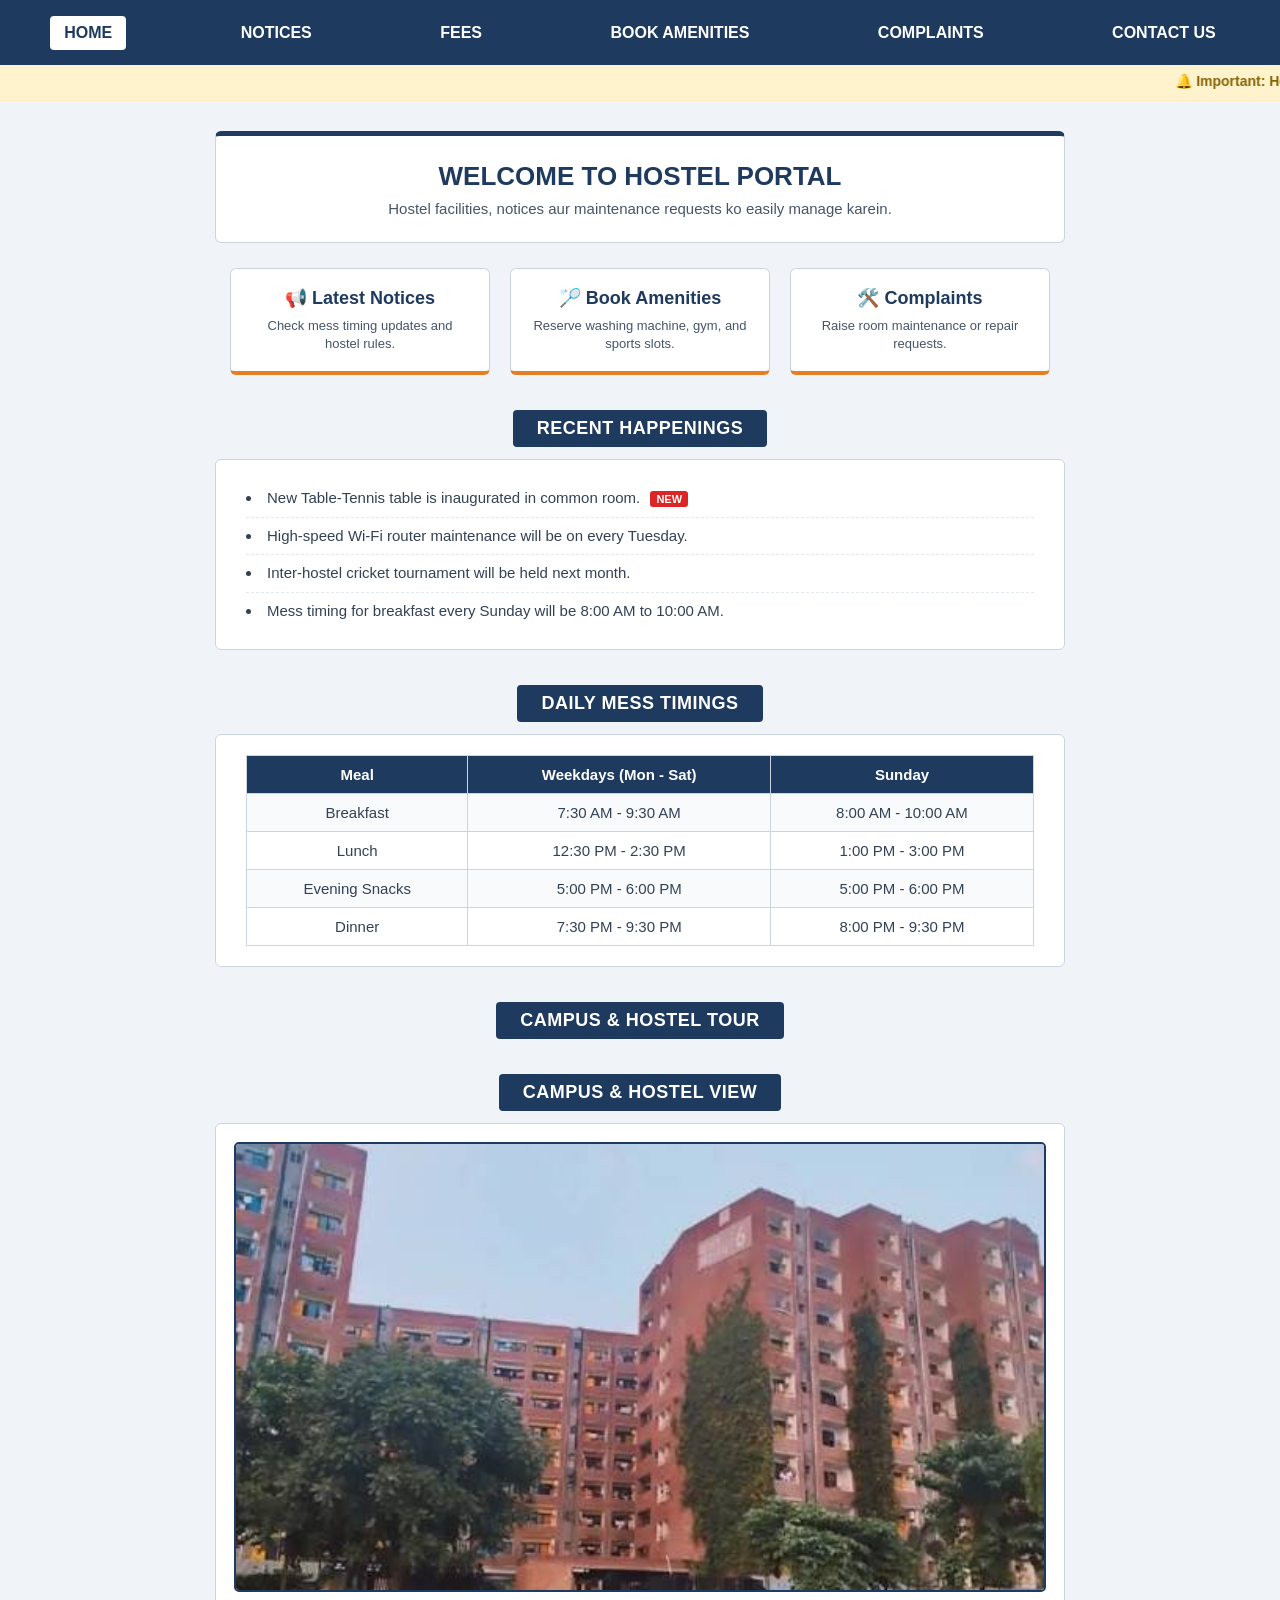
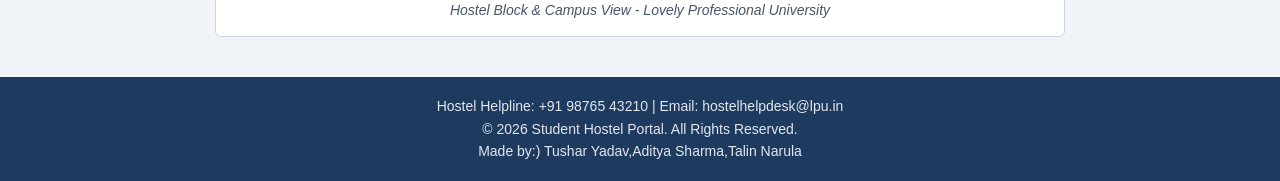
<file: index.html>
<!DOCTYPE html>
<html lang="en">
<head>
    <meta charset="UTF-8">
    <meta name="viewport" content="width=device-width, initial-scale=1.0">
    <title>Hostel Management Portal - Home</title>
    <link rel="stylesheet" href="project.css">
</head>
<body>


    <header>
        <div id="navbar">
            <a class="n1 active" href="index.html">HOME</a>
            <a class="n1" href="notice.html">NOTICES</a>
            <a class="n1" href="fees.html">FEES</a>
            <a class="n1" href="book.html">BOOK AMENITIES</a>
            <a class="n1" href="complain.html">COMPLAINTS</a>
            <a class="n1" href="contact.html">CONTACT US</a>
        </div>
    </header>


    <div id="notice-bar">
        <marquee behavior="scroll" direction="left">
            🔔 Important: Hostel mess feedback form is open till Friday | Wi-Fi router maintenance every Tuesday (2 PM - 4 PM).
        </marquee>
    </div>


    <div id="welcome-box">
        <h1>WELCOME TO HOSTEL PORTAL</h1>
        <p>Hostel facilities, notices aur maintenance requests ko easily manage karein.</p>
    </div>


    <div id="quick-links">
        <a href="notice.html" class="card">
            <h3>📢 Latest Notices</h3>
            <p>Check mess timing updates and hostel rules.</p>
        </a>

        <a href="book.html" class="card">
            <h3>🏸 Book Amenities</h3>
            <p>Reserve washing machine, gym, and sports slots.</p>
        </a>

        <a href="complaint.html" class="card">
            <h3>🛠️ Complaints</h3>
            <p>Raise room maintenance or repair requests.</p>
        </a>
    </div>


    <div class="boxhead">
        RECENT HAPPENINGS
    </div>

    <div class="content-box">
        <ul>
            <li>New Table-Tennis table is inaugurated in common room. <span class="badge">NEW</span></li>
            <li>High-speed Wi-Fi router maintenance will be on every Tuesday.</li>
            <li>Inter-hostel cricket tournament will be held next month.</li>
            <li>Mess timing for breakfast every Sunday will be 8:00 AM to 10:00 AM.</li>
        </ul>
    </div>


    <div class="boxhead">
        DAILY MESS TIMINGS
    </div>

    <div class="content-box">
        <table id="mess-table">
            <tr>
                <th>Meal</th>
                <th>Weekdays (Mon - Sat)</th>
                <th>Sunday</th>
            </tr>
            <tr>
                <td>Breakfast</td>
                <td>7:30 AM - 9:30 AM</td>
                <td>8:00 AM - 10:00 AM</td>
            </tr>
            <tr>
                <td>Lunch</td>
                <td>12:30 PM - 2:30 PM</td>
                <td>1:00 PM - 3:00 PM</td>
            </tr>
            <tr>
                <td>Evening Snacks</td>
                <td>5:00 PM - 6:00 PM</td>
                <td>5:00 PM - 6:00 PM</td>
            </tr>
            <tr>
                <td>Dinner</td>
                <td>7:30 PM - 9:30 PM</td>
                <td>8:00 PM - 9:30 PM</td>
            </tr>
        </table>
    </div>


    <div class="boxhead">
        CAMPUS & HOSTEL TOUR
    </div>


    <div class="boxhead">
        CAMPUS & HOSTEL VIEW
    </div>

    <div class="content-box" id="photo-box">
        <img id="hostel-img" src="Screenshot 2026-11-12 150901.jpeg" alt="Hostel Campus View">
        <p class="img-caption">Hostel Block & Campus View - Lovely Professional University</p>
    </div>


    <footer id="contact">
        <p>Hostel Helpline: +91 98765 43210 | Email: hostelhelpdesk@lpu.in</p>
        <p>© 2026 Student Hostel Portal. All Rights Reserved.</p>
        <p>Made by:) Tushar Yadav,Aditya Sharma,Talin Narula</p>
    </footer>

</body>
</html>
</file>
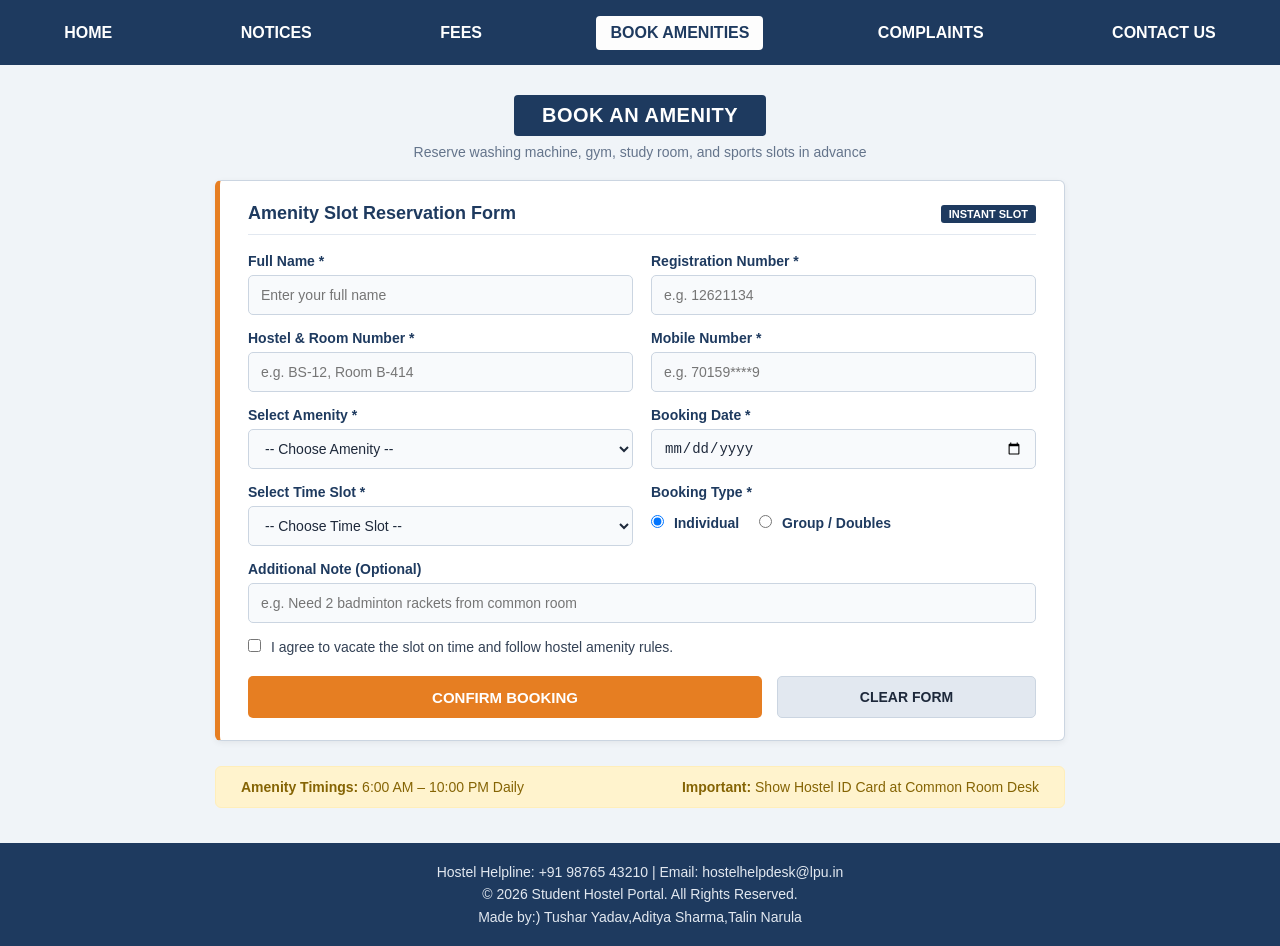
<file: book.html>
<!DOCTYPE html>
<html lang="en">
<head>
    <meta charset="UTF-8">
    <meta name="viewport" content="width=device-width, initial-scale=1.0">
    <title>Book Amenities</title>
    <link rel="stylesheet" href="book.css">
</head>
<body>

    <header>
        <div id="navbar">
            <a class="n1" href="index.html">HOME</a>
            <a class="n1" href="notice.html">NOTICES</a>
            <a class="n1" href="fees.html">FEES</a>
            <a class="n1 active" href="book.html">BOOK AMENITIES</a>
            <a class="n1" href="complain.html">COMPLAINTS</a>
            <a class="n1" href="contact.html">CONTACT US</a>
        </div>
    </header>

    <!-- Page Title Section -->
    <div id="title-section">
        <div id="boxhead">BOOK AN AMENITY</div>
        <p class="subtitle">Reserve washing machine, gym, study room, and sports slots in advance</p>
    </div>

    <!-- Form Card -->
    <div id="form-box">
        <div class="card-top">
            <h2>Amenity Slot Reservation Form</h2>
            <span class="tag info">INSTANT SLOT</span>
        </div>
        <hr>

        <form action="#">
            <!-- Row 1 -->
            <div class="form-row">
                <div class="form-group">
                    <label for="name">Full Name *</label>
                    <input type="text" id="name" placeholder="Enter your full name" required>
                </div>

                <div class="form-group">
                    <label for="regno">Registration Number *</label>
                    <input type="text" id="regno" placeholder="e.g. 12621134" required>
                </div>
            </div>

            <!-- Row 2 -->
            <div class="form-row">
                <div class="form-group">
                    <label for="room">Hostel & Room Number *</label>
                    <input type="text" id="room" placeholder="e.g. BS-12, Room B-414" required>
                </div>

                <div class="form-group">
                    <label for="phone">Mobile Number *</label>
                    <input type="tel" id="phone" placeholder="e.g. 70159****9" required>
                </div>
            </div>

            <!-- Row 3 -->
            <div class="form-row">
                <div class="form-group">
                    <label for="amenity">Select Amenity *</label>
                    <select id="amenity" required>
                        <option value="">-- Choose Amenity --</option>
                        <option value="washing-machine">Washing Machine</option>
                        <option value="study-room">Study Room Slot</option>
                        <option value="badminton">Badminton Court</option>
                        <option value="table-tennis">Table Tennis Table</option>
                        <option value="gym">Gym Slot</option>
                    </select>
                </div>

                <div class="form-group">
                    <label for="date">Booking Date *</label>
                    <input type="date" id="date" required>
                </div>
            </div>

            <!-- Row 4 -->
            <div class="form-row">
                <div class="form-group">
                    <label for="time">Select Time Slot *</label>
                    <select id="time" required>
                        <option value="">-- Choose Time Slot --</option>
                        <option value="slot1">06:00 AM - 08:00 AM</option>
                        <option value="slot2">08:00 AM - 10:00 AM</option>
                        <option value="slot3">04:00 PM - 06:00 PM</option>
                        <option value="slot4">06:00 PM - 08:00 PM</option>
                        <option value="slot5">08:00 PM - 10:00 PM</option>
                    </select>
                </div>

                <div class="form-group">
                    <label>Booking Type *</label>
                    <div class="radio-group">
                        <label class="inline-label">
                            <input type="radio" name="booking_type" value="single" checked> Individual
                        </label>
                        <label class="inline-label">
                            <input type="radio" name="booking_type" value="group"> Group / Doubles
                        </label>
                    </div>
                </div>
            </div>

            <!-- Row 5 (Full Width) -->
            <div class="form-group full-width">
                <label for="remarks">Additional Note (Optional)</label>
                <input type="text" id="remarks" placeholder="e.g. Need 2 badminton rackets from common room">
            </div>

            <!-- Agreement Checkbox -->
            <div class="checkbox-row">
                <label class="inline-label">
                    <input type="checkbox" required> I agree to vacate the slot on time and follow hostel amenity rules.
                </label>
            </div>

            <!-- Submit & Reset Buttons -->
            <div class="btn-row">
                <button type="submit" id="btn-submit">CONFIRM BOOKING</button>
                <button type="reset" id="btn-reset">CLEAR FORM</button>
            </div>
        </form>
    </div>

    <!-- Bottom Note (Same style as Notices & Fees) -->
    <div id="booking-note">
        <span><b>Amenity Timings:</b> 6:00 AM – 10:00 PM Daily</span>
        <span><b>Important:</b> Show Hostel ID Card at Common Room Desk</span>
    </div>

    <!-- Matching Footer -->
    <footer id="contact">
        <p>Hostel Helpline: +91 98765 43210 | Email: hostelhelpdesk@lpu.in</p>
        <p>© 2026 Student Hostel Portal. All Rights Reserved.</p>
        <p>Made by:) Tushar Yadav,Aditya Sharma,Talin Narula</p>
    </footer>

</body>
</html>
</file>
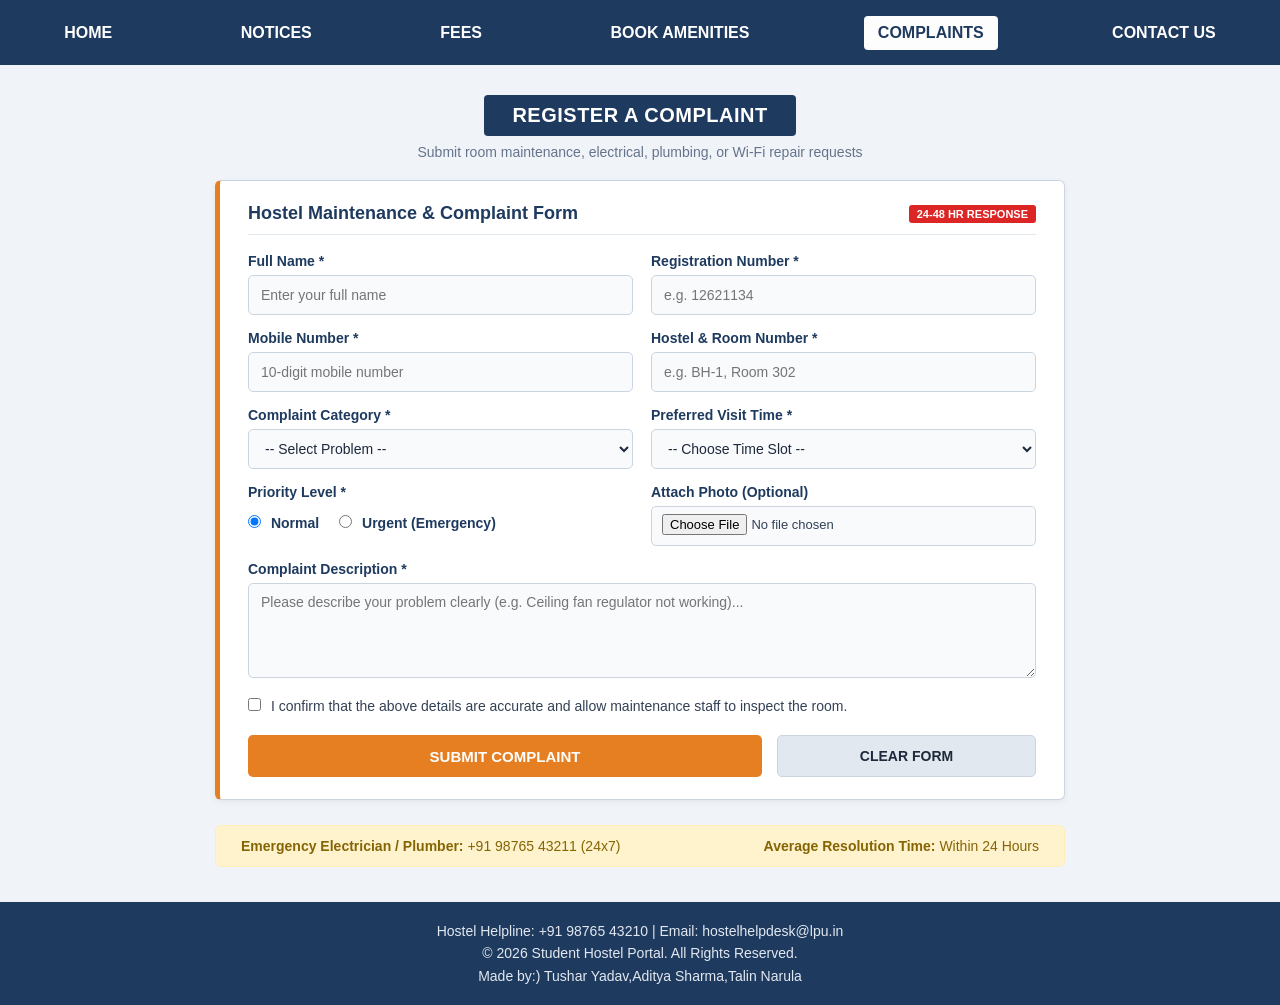
<file: complain.html>
<!DOCTYPE html>
<html lang="en">
<head>
    <meta charset="UTF-8">
    <meta name="viewport" content="width=device-width, initial-scale=1.0">
    <title>Hostel Complaints & Maintenance</title>
    <link rel="stylesheet" href="complain.css">
</head>
<body>

    <header>
        <div id="navbar">
            <a class="n1" href="index.html">HOME</a>
            <a class="n1" href="notice.html">NOTICES</a>
            <a class="n1" href="fees.html">FEES</a>
            <a class="n1" href="book.html">BOOK AMENITIES</a>
            <a class="n1 active" href="complain.html">COMPLAINTS</a>
            <a class="n1" href="contact.html">CONTACT US</a>
        </div>
    </header>

    <!-- Page Title Section -->
    <div id="title-section">
        <div id="boxhead">REGISTER A COMPLAINT</div>
        <p class="subtitle">Submit room maintenance, electrical, plumbing, or Wi-Fi repair requests</p>
    </div>

    <!-- Form Card -->
    <div id="form-box">
        <div class="card-top">
            <h2>Hostel Maintenance & Complaint Form</h2>
            <span class="tag urgent">24-48 HR RESPONSE</span>
        </div>
        <hr>

        <form action="#">
            <!-- Row 1 -->
            <div class="form-row">
                <div class="form-group">
                    <label for="name">Full Name *</label>
                    <input type="text" id="name" placeholder="Enter your full name" required>
                </div>

                <div class="form-group">
                    <label for="regno">Registration Number *</label>
                    <input type="text" id="regno" placeholder="e.g. 12621134" required>
                </div>
            </div>

            <!-- Row 2 -->
            <div class="form-row">
                <div class="form-group">
                    <label for="phone">Mobile Number *</label>
                    <input type="tel" id="phone" placeholder="10-digit mobile number" required>
                </div>

                <div class="form-group">
                    <label for="room">Hostel & Room Number *</label>
                    <input type="text" id="room" placeholder="e.g. BH-1, Room 302" required>
                </div>
            </div>

            <!-- Row 3 -->
            <div class="form-row">
                <div class="form-group">
                    <label for="category">Complaint Category *</label>
                    <select id="category" required>
                        <option value="">-- Select Problem --</option>
                        <option value="electricity">Electricity / Fan / Light Issue</option>
                        <option value="plumbing">Plumbing / Tap / Water Issue</option>
                        <option value="carpenter">Carpenter / Door / Bed Repair</option>
                        <option value="wifi">Wi-Fi / Internet Problem</option>
                        <option value="cleaning">Room Cleaning / Housekeeping</option>
                        <option value="other">Other Issue</option>
                    </select>
                </div>

                <div class="form-group">
                    <label for="visit-time">Preferred Visit Time *</label>
                    <select id="visit-time" required>
                        <option value="">-- Choose Time Slot --</option>
                        <option value="morning">Morning (09:00 AM - 12:00 PM)</option>
                        <option value="afternoon">Afternoon (02:00 PM - 05:00 PM)</option>
                        <option value="evening">Evening (05:00 PM - 07:30 PM)</option>
                        <option value="anytime">Anytime (Roommate Available)</option>
                    </select>
                </div>
            </div>

            <!-- Row 4 -->
            <div class="form-row">
                <div class="form-group">
                    <label>Priority Level *</label>
                    <div class="radio-group">
                        <label class="inline-label">
                            <input type="radio" name="priority" value="normal" checked> Normal
                        </label>
                        <label class="inline-label">
                            <input type="radio" name="priority" value="urgent"> Urgent (Emergency)
                        </label>
                    </div>
                </div>

                <div class="form-group">
                    <label for="photo">Attach Photo (Optional)</label>
                    <input type="file" id="photo" accept="image/*">
                </div>
            </div>

            <!-- Row 5 (Full Width Description) -->
            <div class="form-group full-width">
                <label for="description">Complaint Description *</label>
                <textarea id="description" rows="4" placeholder="Please describe your problem clearly (e.g. Ceiling fan regulator not working)..." required></textarea>
            </div>

            <!-- Confirmation Checkbox -->
            <div class="checkbox-row">
                <label class="inline-label">
                    <input type="checkbox" required> I confirm that the above details are accurate and allow maintenance staff to inspect the room.
                </label>
            </div>

            <!-- Submit & Clear Buttons -->
            <div class="btn-row">
                <button type="submit" id="btn-submit">SUBMIT COMPLAINT</button>
                <button type="reset" id="btn-reset">CLEAR FORM</button>
            </div>
        </form>
    </div>

    <!-- Bottom Emergency Helpline Note -->
    <div id="complaint-note">
        <span><b>Emergency Electrician / Plumber:</b> +91 98765 43211 (24x7)</span>
        <span><b>Average Resolution Time:</b> Within 24 Hours</span>
    </div>

    <!-- Matching Footer -->
    <footer id="contact">
        <p>Hostel Helpline: +91 98765 43210 | Email: hostelhelpdesk@lpu.in</p>
        <p>© 2026 Student Hostel Portal. All Rights Reserved.</p>
        <p>Made by:) Tushar Yadav,Aditya Sharma,Talin Narula</p>
    </footer>

</body>
</html>
</file>
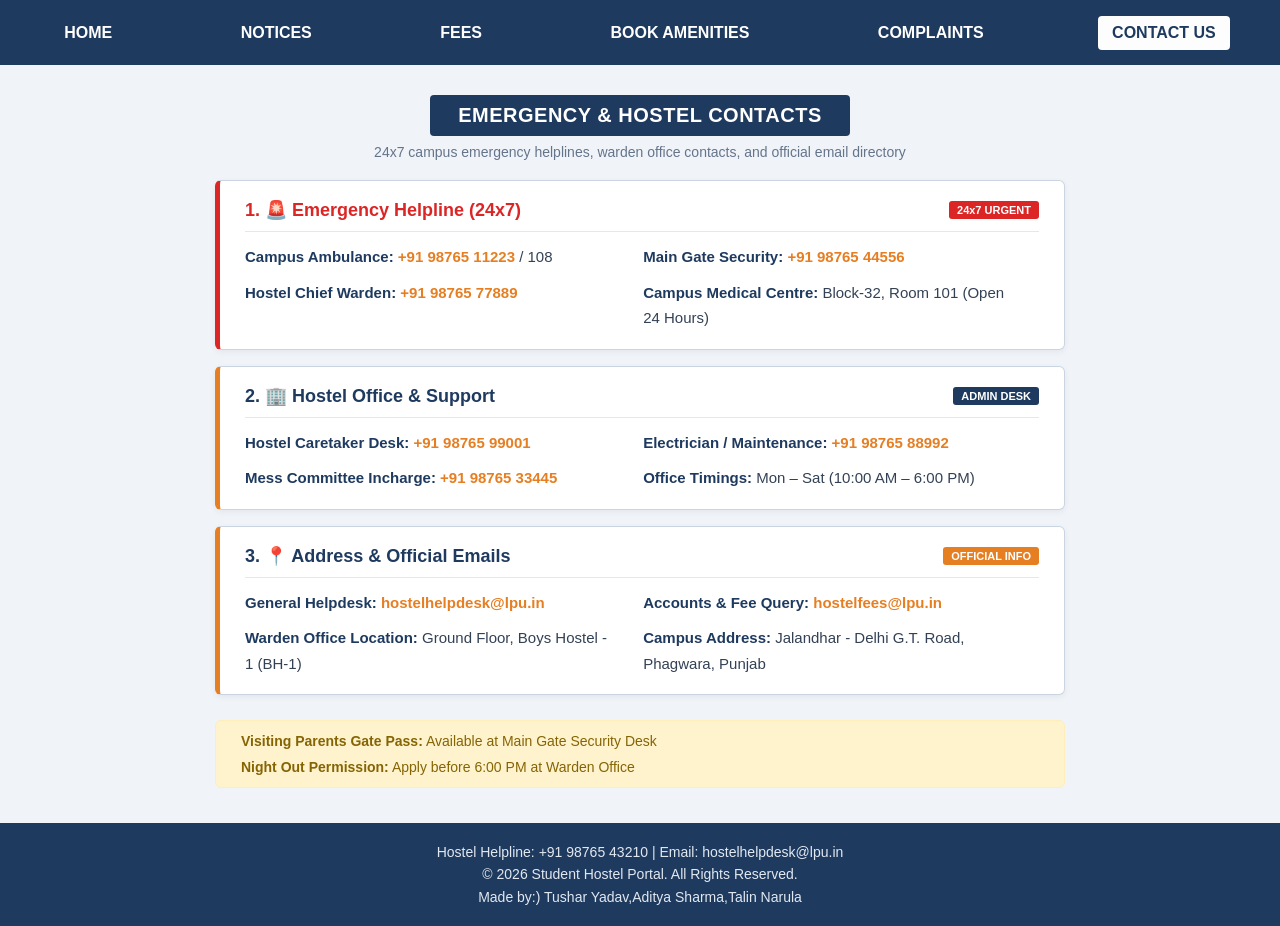
<file: contact.html>
<!DOCTYPE html>
<html lang="en">
<head>
    <meta charset="UTF-8">
    <meta name="viewport" content="width=device-width, initial-scale=1.0">
    <title>Contact Us - Hostel Portal</title>
    <link rel="stylesheet" href="contact.css">
</head>
<body>

    <header>
        <div id="navbar">
            <a class="n1" href="index.html">HOME</a>
            <a class="n1" href="notice.html">NOTICES</a>
            <a class="n1" href="fees.html">FEES</a>
            <a class="n1" href="book.html">BOOK AMENITIES</a>
            <a class="n1" href="complain.html">COMPLAINTS</a>
            <a class="n1 active" href="contact.html">CONTACT US</a>
        </div>
    </header>

    <!-- Page Title Section -->
    <div id="title-section">
        <div id="boxhead">EMERGENCY & HOSTEL CONTACTS</div>
        <p class="subtitle">24x7 campus emergency helplines, warden office contacts, and official email directory</p>
    </div>

    <!-- Card 1: Emergency Contacts Section -->
    <div class="contact-box emergency">
        <div class="card-top">
            <h2>1. 🚨 Emergency Helpline (24x7)</h2>
            <span class="tag urgent">24x7 URGENT</span>
        </div>
        <hr>
        <div class="details-row">
            <p><b>Campus Ambulance:</b> <a href="tel:+919876511223">+91 98765 11223</a> / 108</p>
            <p><b>Main Gate Security:</b> <a href="tel:+919876544556">+91 98765 44556</a></p>
            <p><b>Hostel Chief Warden:</b> <a href="tel:+919876577889">+91 98765 77889</a></p>
            <p><b>Campus Medical Centre:</b> Block-32, Room 101 (Open 24 Hours)</p>
        </div>
    </div>

    <!-- Card 2: Hostel Administration Section -->
    <div class="contact-box">
        <div class="card-top">
            <h2>2. 🏢 Hostel Office & Support</h2>
            <span class="tag info">ADMIN DESK</span>
        </div>
        <hr>
        <div class="details-row">
            <p><b>Hostel Caretaker Desk:</b> <a href="tel:+919876599001">+91 98765 99001</a></p>
            <p><b>Electrician / Maintenance:</b> <a href="tel:+919876588992">+91 98765 88992</a></p>
            <p><b>Mess Committee Incharge:</b> <a href="tel:+919876533445">+91 98765 33445</a></p>
            <p><b>Office Timings:</b> Mon – Sat (10:00 AM – 6:00 PM)</p>
        </div>
    </div>

    <!-- Card 3: Address & Official Emails -->
    <div class="contact-box">
        <div class="card-top">
            <h2>3. 📍 Address & Official Emails</h2>
            <span class="tag rule">OFFICIAL INFO</span>
        </div>
        <hr>
        <div class="details-row">
            <p><b>General Helpdesk:</b> <a href="mailto:hostelhelpdesk@lpu.in">hostelhelpdesk@lpu.in</a></p>
            <p><b>Accounts & Fee Query:</b> <a href="mailto:hostelfees@lpu.in">hostelfees@lpu.in</a></p>
            <p><b>Warden Office Location:</b> Ground Floor, Boys Hostel - 1 (BH-1)</p>
            <p><b>Campus Address:</b> Jalandhar - Delhi G.T. Road, Phagwara, Punjab</p>
        </div>
    </div>

    <!-- Bottom Note Bar (Same as Other Pages) -->
    <div id="contact-note">
        <span><b>Visiting Parents Gate Pass:</b> Available at Main Gate Security Desk</span>
        <span><b>Night Out Permission:</b> Apply before 6:00 PM at Warden Office</span>
    </div>

    <!-- Matching Footer -->
    <footer id="contact">
        <p>Hostel Helpline: +91 98765 43210 | Email: hostelhelpdesk@lpu.in</p>
        <p>© 2026 Student Hostel Portal. All Rights Reserved.</p>
        <p>Made by:) Tushar Yadav,Aditya Sharma,Talin Narula</p>
    </footer>

</body>
</html>
</file>
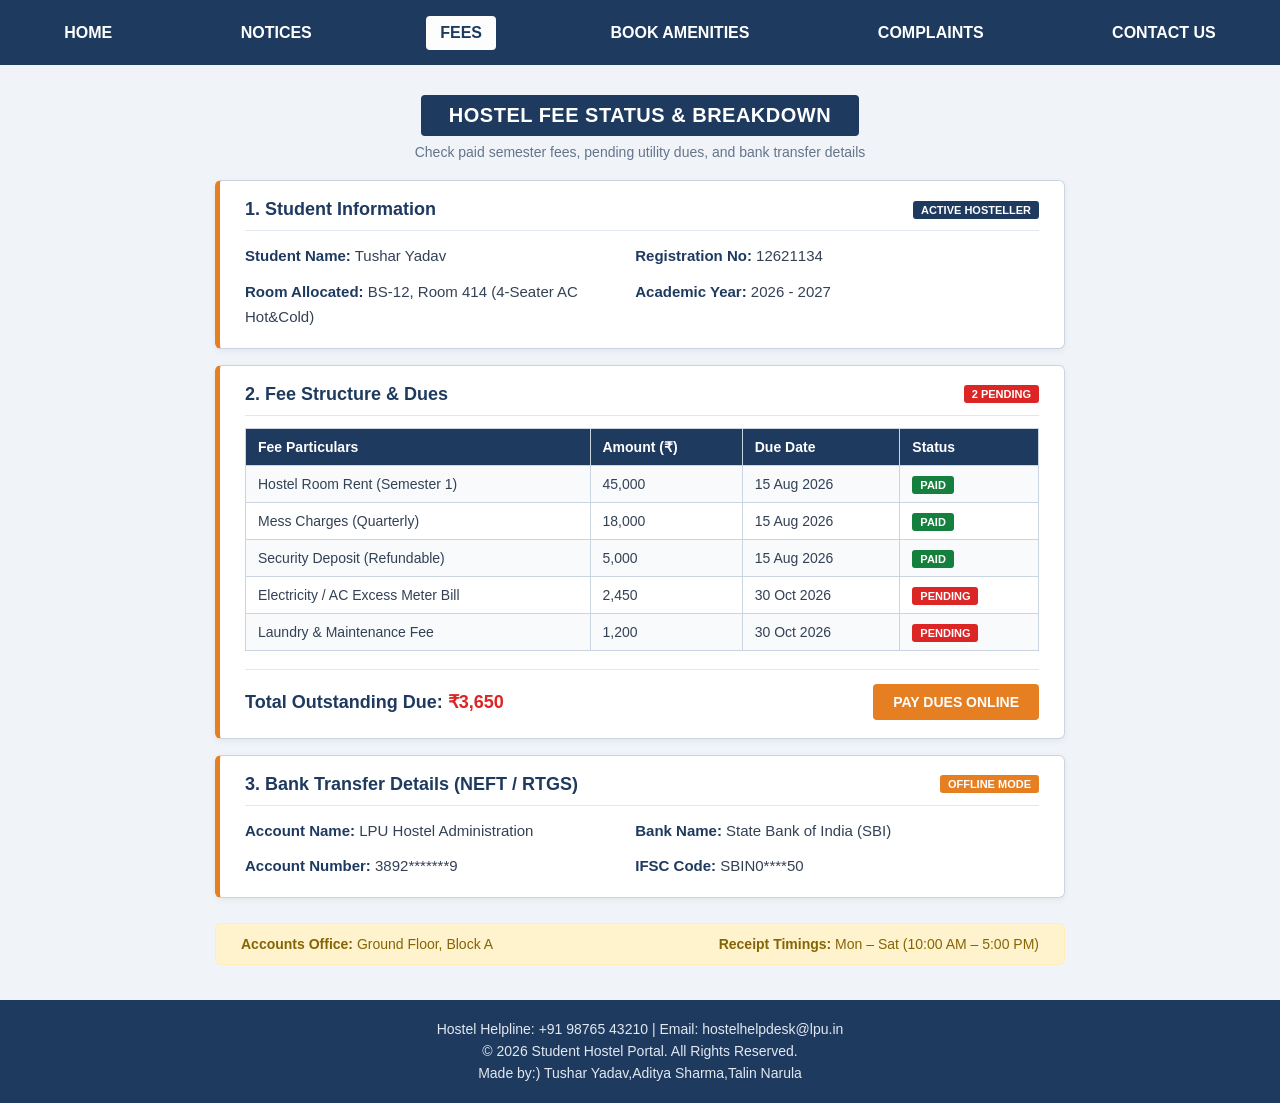
<file: fees.html>
<!DOCTYPE html>
<html lang="en">
<head>
    <meta charset="UTF-8">
    <meta name="viewport" content="width=device-width, initial-scale=1.0">
    <title>Hostel Fees Portal</title>
    <link rel="stylesheet" href="fees.css">
</head>
<body>

    <header>
        <div id="navbar">
            <a class="n1" href="index.html">HOME</a>
            <a class="n1" href="notice.html">NOTICES</a>
            <a class="n1 active" href="fees.html">FEES</a>
            <a class="n1" href="book.html">BOOK AMENITIES</a>
            <a class="n1" href="complain.html">COMPLAINTS</a>
            <a class="n1" href="contact.html">CONTACT US</a>
        </div>
    </header>

    <!-- Page Title Section -->
    <div id="title-section">
        <div id="boxhead">HOSTEL FEE STATUS & BREAKDOWN</div>
        <p class="subtitle">Check paid semester fees, pending utility dues, and bank transfer details</p>
    </div>

    <!-- Student Details Summary -->
    <div class="fee-card">
        <div class="card-top">
            <h2>1. Student Information</h2>
            <span class="tag info">ACTIVE HOSTELLER</span>
        </div>
        <hr>
        <div class="details-row">
            <p><b>Student Name:</b> Tushar Yadav</p>
            <p><b>Registration No:</b> 12621134</p>
            <p><b>Room Allocated:</b> BS-12, Room 414 (4-Seater AC Hot&Cold)</p>
            <p><b>Academic Year:</b> 2026 - 2027</p>
        </div>
    </div>

    <!-- Fee Breakdown Table -->
    <div class="fee-card">
        <div class="card-top">
            <h2>2. Fee Structure & Dues</h2>
            <span class="tag pending-tag">2 PENDING</span>
        </div>
        <hr>
        <table id="fee-table">
            <tr>
                <th>Fee Particulars</th>
                <th>Amount (₹)</th>
                <th>Due Date</th>
                <th>Status</th>
            </tr>
            <tr>
                <td>Hostel Room Rent (Semester 1)</td>
                <td>45,000</td>
                <td>15 Aug 2026</td>
                <td><span class="status paid">PAID</span></td>
            </tr>
            <tr>
                <td>Mess Charges (Quarterly)</td>
                <td>18,000</td>
                <td>15 Aug 2026</td>
                <td><span class="status paid">PAID</span></td>
            </tr>
            <tr>
                <td>Security Deposit (Refundable)</td>
                <td>5,000</td>
                <td>15 Aug 2026</td>
                <td><span class="status paid">PAID</span></td>
            </tr>
            <tr>
                <td>Electricity / AC Excess Meter Bill</td>
                <td>2,450</td>
                <td>30 Oct 2026</td>
                <td><span class="status pending">PENDING</span></td>
            </tr>
            <tr>
                <td>Laundry & Maintenance Fee</td>
                <td>1,200</td>
                <td>30 Oct 2026</td>
                <td><span class="status pending">PENDING</span></td>
            </tr>
        </table>

        <!-- Summary & Pay Button -->
        <div id="payment-summary">
            <h3>Total Outstanding Due: <span>₹3,650</span></h3>
            <button id="pay-btn">PAY DUES ONLINE</button>
        </div>
    </div>

    <!-- Bank Details for Offline Transfer -->
    <div class="fee-card">
        <div class="card-top">
            <h2>3. Bank Transfer Details (NEFT / RTGS)</h2>
            <span class="tag rule">OFFLINE MODE</span>
        </div>
        <hr>
        <div class="details-row">
            <p><b>Account Name:</b> LPU Hostel Administration</p>
            <p><b>Bank Name:</b> State Bank of India (SBI)</p>
            <p><b>Account Number:</b> 3892*******9</p>
            <p><b>IFSC Code:</b> SBIN0****50</p>
        </div>
    </div>

    <!-- Bottom Note (Same style as Notices page) -->
    <div id="accounts-note">
        <span><b>Accounts Office:</b> Ground Floor, Block A</span>
        <span><b>Receipt Timings:</b> Mon – Sat (10:00 AM – 5:00 PM)</span>
    </div>

    <!-- Matching Footer -->
    <footer id="contact">
        <p>Hostel Helpline: +91 98765 43210 | Email: hostelhelpdesk@lpu.in</p>
        <p>© 2026 Student Hostel Portal. All Rights Reserved.</p>
        <p>Made by:) Tushar Yadav,Aditya Sharma,Talin Narula</p>
    </footer>

</body>
</html>
</file>
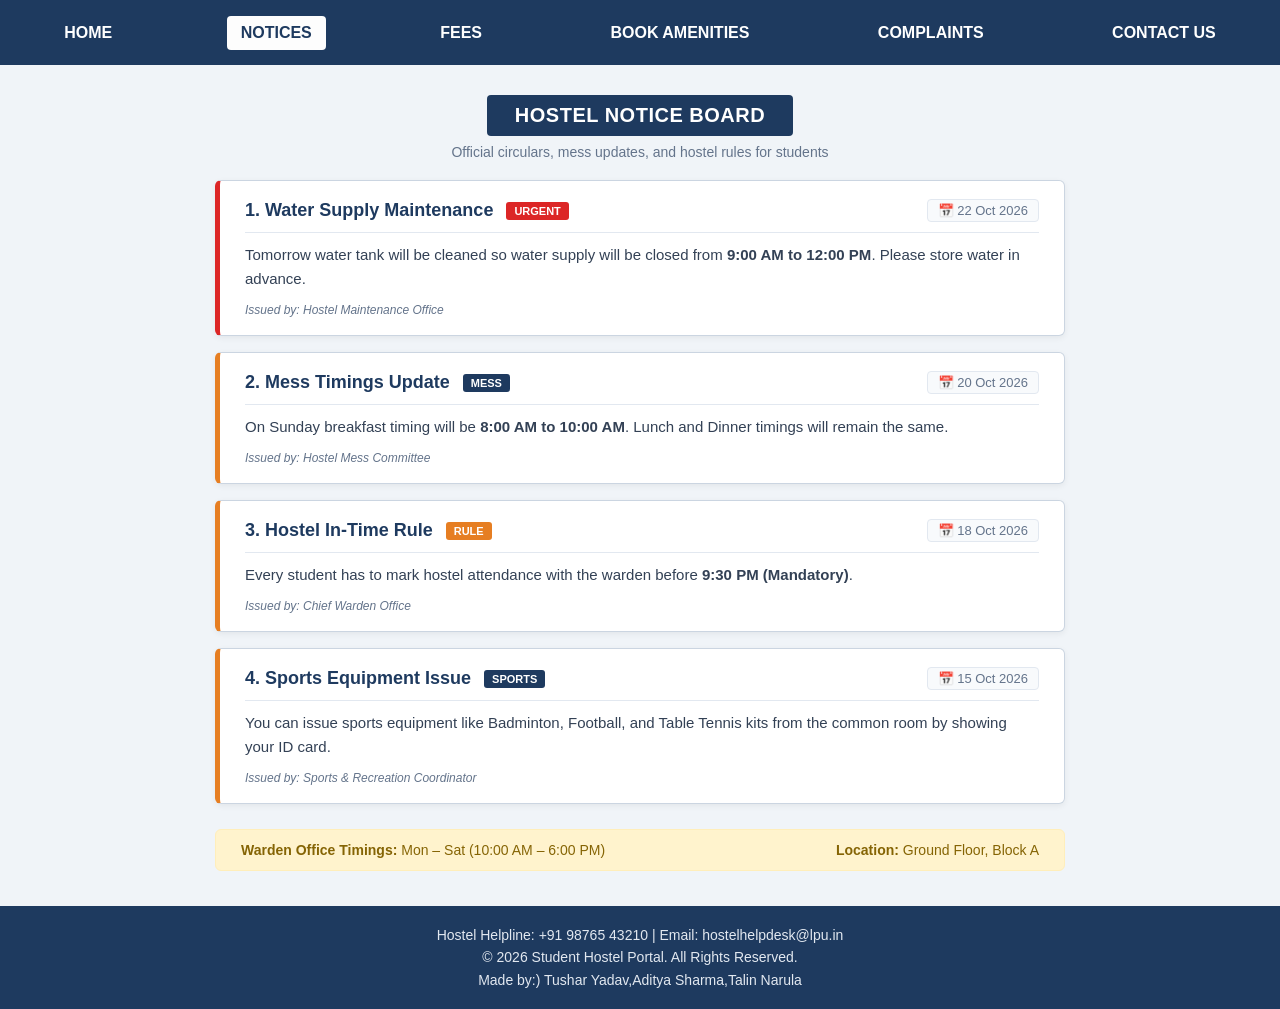
<file: notice.html>
<!DOCTYPE html>
<html lang="en">
<head>
    <meta charset="UTF-8">
    <meta name="viewport" content="width=device-width, initial-scale=1.0">
    <title>Hostel Notices</title>
    <link rel="stylesheet" href="notice.css">
</head>
<body>

    <header>
        <div id="navbar">
            <a class="n1" href="index.html">HOME</a>
            <a class="n1 active" href="notice.html">NOTICES</a>
            <a class="n1" href="fees.html">FEES</a>
            <a class="n1" href="book.html">BOOK AMENITIES</a>
            <a class="n1" href="complain.html">COMPLAINTS</a>
            <a class="n1" href="contact.html">CONTACT US</a>
        </div>
    </header>

    <!-- Page Title Section -->
    <div id="title-section">
        <div id="boxhead">HOSTEL NOTICE BOARD</div>
        <p class="subtitle">Official circulars, mess updates, and hostel rules for students</p>
    </div>

    <!-- Notice 1 -->
    <div class="notice-box urgent-card">
        <div class="notice-top">
            <h2>1. Water Supply Maintenance <span class="tag urgent">URGENT</span></h2>
            <span class="date">📅 22 Oct 2026</span>
        </div>
        <hr>
        <p>Tomorrow water tank will be cleaned so water supply will be closed from <b>9:00 AM to 12:00 PM</b>. Please store water in advance.</p>
        <div class="issued-by">Issued by: Hostel Maintenance Office</div>
    </div>

    <!-- Notice 2 -->
    <div class="notice-box">
        <div class="notice-top">
            <h2>2. Mess Timings Update <span class="tag info">MESS</span></h2>
            <span class="date">📅 20 Oct 2026</span>
        </div>
        <hr>
        <p>On Sunday breakfast timing will be <b>8:00 AM to 10:00 AM</b>. Lunch and Dinner timings will remain the same.</p>
        <div class="issued-by">Issued by: Hostel Mess Committee</div>
    </div>

    <!-- Notice 3 -->
    <div class="notice-box">
        <div class="notice-top">
            <h2>3. Hostel In-Time Rule <span class="tag rule">RULE</span></h2>
            <span class="date">📅 18 Oct 2026</span>
        </div>
        <hr>
        <p>Every student has to mark hostel attendance with the warden before <b>9:30 PM (Mandatory)</b>.</p>
        <div class="issued-by">Issued by: Chief Warden Office</div>
    </div>

    <!-- Notice 4 -->
    <div class="notice-box">
        <div class="notice-top">
            <h2>4. Sports Equipment Issue <span class="tag info">SPORTS</span></h2>
            <span class="date">📅 15 Oct 2026</span>
        </div>
        <hr>
        <p>You can issue sports equipment like Badminton, Football, and Table Tennis kits from the common room by showing your ID card.</p>
        <div class="issued-by">Issued by: Sports & Recreation Coordinator</div>
    </div>

    <!-- Warden Office Note -->
    <div id="warden-note">
        <span><b>Warden Office Timings:</b> Mon – Sat (10:00 AM – 6:00 PM)</span>
        <span><b>Location:</b> Ground Floor, Block A</span>
    </div>

    <!-- Footer -->
    <footer id="contact">
        <p>Hostel Helpline: +91 98765 43210 | Email: hostelhelpdesk@lpu.in</p>
        <p>© 2026 Student Hostel Portal. All Rights Reserved.</p>
        <p>Made by:) Tushar Yadav,Aditya Sharma,Talin Narula</p>
    </footer>

</body>
</html>
</file>
<file: project.css>
* {
    margin: 0;
    padding: 0;
    box-sizing: border-box;
}


body {
    background-color: #f0f4f8;
    color: #1e293b;
    font-family: Arial, sans-serif;
}


#navbar {
    background-color: #1e3a5f;
    height: 65px;
    display: flex;
    align-items: center;
    justify-content: space-around;
}

.n1 {
    color: #ffffff;
    text-decoration: none;
    font-size: 16px;
    font-weight: bold;
    padding: 8px 14px;
    border-radius: 4px;
}

.n1:hover,
.n1.active {
    background-color: #ffffff;
    color: #1e3a5f;
}


#notice-bar {
    background-color: #fff3cd;
    color: #856404;
    border-bottom: 1px solid #ffeeba;
    padding: 8px 0;
    font-size: 14px;
    font-weight: bold;
}


#welcome-box {
    text-align: center;
    margin: 30px auto 25px auto;
    padding: 25px 20px;
    width: 80%;
    max-width: 850px;
    background-color: #ffffff;
    border: 1px solid #cbd5e1;
    border-top: 5px solid #1e3a5f;
    border-radius: 6px;
}

#welcome-box h1 {
    font-size: 26px;
    color: #1e3a5f;
    margin-bottom: 8px;
}

#welcome-box p {
    font-size: 15px;
    color: #475569;
}


#quick-links {
    display: flex;
    justify-content: center;
    gap: 20px;
    width: 80%;
    max-width: 850px;
    margin: 20px auto;
    flex-wrap: wrap;
}

.card {
    background-color: #ffffff;
    border: 1px solid #cbd5e1;
    border-bottom: 4px solid #e67e22;
    border-radius: 6px;
    padding: 18px 20px;
    width: 260px;
    text-decoration: none;
    color: #1e293b;
    text-align: center;
}

.card:hover {
    background-color: #fff8f0;
    border-color: #e67e22;
}


.card h3 {
    color: #1e3a5f;
    font-size: 18px;
    margin-bottom: 8px;
}

.card p {
    font-size: 13px;
    color: #475569;
    line-height: 1.4;
}


.boxhead {
    background-color: #1e3a5f;
    color: #ffffff;
    border-radius: 4px;
    width: fit-content;
    margin: 35px auto 12px auto;
    padding: 8px 24px;
    text-align: center;
    font-size: 18px;
    font-weight: bold;
    letter-spacing: 0.5px;
}


.content-box {
    background-color: #ffffff;
    border: 1px solid #cbd5e1;
    border-radius: 6px;
    width: 80%;
    max-width: 850px;
    margin: 12px auto;
    padding: 20px 30px;
}

.content-box ul {
    list-style-position: inside;
}

.content-box li {
    font-size: 15px;
    line-height: 1.9;
    color: #334155;
    border-bottom: 1px dashed #e2e8f0;
    padding: 4px 0;
}

.content-box li:last-child {
    border-bottom: none;
}


.badge {
    background-color: #dc2626;
    color: #ffffff;
    font-size: 11px;
    font-weight: bold;
    padding: 2px 6px;
    border-radius: 3px;
    margin-left: 6px;
}


#mess-table {
    width: 100%;
    border-collapse: collapse;
    text-align: center;
    font-size: 15px;
}

#mess-table th {
    background-color: #1e3a5f;
    color: #ffffff;
    padding: 10px;
    border: 1px solid #cbd5e1;
}

#mess-table td {
    padding: 10px;
    border: 1px solid #cbd5e1;
    color: #334155;
}

#mess-table tr:nth-child(even) {
    background-color: #f8fafc;
}


#photo-box {
    text-align: center;
    padding: 18px;
    margin-bottom: 40px;
}

#hostel-img {
    width: 100%;
    max-height: 450px;
    object-fit: cover;
    border: 2px solid #1e3a5f;
    border-radius: 5px;
    display: block;
}

.img-caption {
    margin-top: 10px;
    font-size: 14px;
    color: #475569;
    font-style: italic;
}


footer {
    background-color: #1e3a5f;
    text-align: center;
    margin-top: 35px;
    padding: 18px 10px;
    font-size: 14px;
    color: #e2e8f0;
    line-height: 1.6;
}
</file>
<file: book.css>
* {
    margin: 0;
    padding: 0;
    box-sizing: border-box;
}

body {
    background-color: #f0f4f8;
    color: #1e293b;
    font-family: Arial, sans-serif;
}

#navbar {
    background-color: #1e3a5f;
    height: 65px;
    display: flex;
    align-items: center;
    justify-content: space-around;
}

.n1 {
    color: #ffffff;
    text-decoration: none;
    font-size: 16px;
    font-weight: bold;
    padding: 8px 14px;
    border-radius: 4px;
}

.n1:hover,
.n1.active {
    background-color: #fdfdfd;
    color: #1e3a5f;
}



#title-section {
    text-align: center;
    margin: 30px auto 20px auto;
}

#boxhead {
    background-color: #1e3a5f;
    color: #ffffff;
    border-radius: 4px;
    width: fit-content;
    margin: 0 auto 8px auto;
    padding: 9px 28px;
    font-size: 20px;
    font-weight: bold;
    letter-spacing: 0.5px;
}

.subtitle {
    font-size: 14px;
    color: #64748b;
}


#form-box {
    background-color: #ffffff;
    border: 1px solid #cbd5e1;
    border-left: 5px solid #e67e22;
    border-radius: 6px;
    width: 80%;
    max-width: 850px;
    margin: 18px auto;
    padding: 22px 28px;
    box-shadow: 0 2px 6px rgba(0, 0, 0, 0.06);
}


.card-top {
    display: flex;
    justify-content: space-between;
    align-items: center;
    margin-bottom: 10px;
    flex-wrap: wrap;
    gap: 8px;
}

.card-top h2 {
    font-size: 18px;
    color: #1e3a5f;
}

.tag.info {
    background-color: #1e3a5f;
    color: #ffffff;
    font-size: 11px;
    padding: 3px 8px;
    border-radius: 3px;
    font-weight: bold;
}

#form-box hr {
    border: none;
    border-top: 1px solid #e2e8f0;
    margin-bottom: 18px;
}


.form-row {
    display: flex;
    flex-wrap: wrap;
    gap: 18px;
    margin-bottom: 15px;
}

.form-group {
    width: 48%;
    flex-grow: 1;
}

.form-group.full-width {
    width: 100%;
    margin-bottom: 15px;
}


.form-group label {
    display: block;
    font-size: 14px;
    font-weight: bold;
    margin-bottom: 6px;
    color: #1e3a5f;
}

input[type="text"],
input[type="tel"],
input[type="date"],
select {
    width: 100%;
    height: 40px;
    padding: 6px 12px;
    font-size: 14px;
    border-radius: 5px;
    border: 1px solid #cbd5e1;
    background-color: #f8fafc;
    color: #1e293b;
    outline: none;
}

input[type="text"]:focus,
input[type="tel"]:focus,
input[type="date"]:focus,
select:focus {
    border-color: #1e3a5f;
    background-color: #ffffff;
}


.radio-group {
    display: flex;
    align-items: center;
    gap: 20px;
    height: 40px;
}

.checkbox-row {
    margin-top: 8px;
    margin-bottom: 20px;
}

.inline-label {
    font-size: 14px;
    color: #334155;
    font-weight: normal;
    cursor: pointer;
}

.inline-label input {
    margin-right: 6px;
    cursor: pointer;
}


.btn-row {
    display: flex;
    gap: 15px;
}

#btn-submit {
    flex: 2;
    height: 42px;
    background-color: #e67e22;
    color: #ffffff;
    font-size: 15px;
    font-weight: bold;
    border: none;
    border-radius: 5px;
    cursor: pointer;
}

#btn-submit:hover {
    background-color: #1e3a5f;
}

#btn-reset {
    flex: 1;
    height: 42px;
    background-color: #e2e8f0;
    color: #1e293b;
    font-size: 14px;
    font-weight: bold;
    border: 1px solid #cbd5e1;
    border-radius: 5px;
    cursor: pointer;
}

#btn-reset:hover {
    background-color: #cbd5e1;
}

#booking-note {
    background-color: #fff3cd;
    color: #856404;
    border: 1px solid #ffeeba;
    border-radius: 6px;
    width: 80%;
    max-width: 850px;
    margin: 25px auto 10px auto;
    padding: 12px 25px;
    font-size: 14px;
    display: flex;
    justify-content: space-between;
    flex-wrap: wrap;
    gap: 10px;
}


footer {
    background-color: #1e3a5f;
    text-align: center;
    margin-top: 35px;
    padding: 18px 10px;
    font-size: 14px;
    color: #e2e8f0;
    line-height: 1.6;
}
</file>
<file: complain.css>
* {
    margin: 0;
    padding: 0;
    box-sizing: border-box;
}


body {
    background-color: #f0f4f8;
    color: #1e293b;
    font-family: Arial, sans-serif;
}


#navbar {
    background-color: #1e3a5f;
    height: 65px;
    display: flex;
    align-items: center;
    justify-content: space-around;
}

.n1 {
    color: #ffffff;
    text-decoration: none;
    font-size: 16px;
    font-weight: bold;
    padding: 8px 14px;
    border-radius: 4px;
}

.n1:hover,
.n1.active {
    background-color: #fdfdfd;
    color: #1e3a5f;
}



#title-section {
    text-align: center;
    margin: 30px auto 20px auto;
}

#boxhead {
    background-color: #1e3a5f;
    color: #ffffff;
    border-radius: 4px;
    width: fit-content;
    margin: 0 auto 8px auto;
    padding: 9px 28px;
    font-size: 20px;
    font-weight: bold;
    letter-spacing: 0.5px;
}

.subtitle {
    font-size: 14px;
    color: #64748b;
}


#form-box {
    background-color: #ffffff;
    border: 1px solid #cbd5e1;
    border-left: 5px solid #e67e22;
    border-radius: 6px;
    width: 80%;
    max-width: 850px;
    margin: 18px auto;
    padding: 22px 28px;
    box-shadow: 0 2px 6px rgba(0, 0, 0, 0.06);
}


.card-top {
    display: flex;
    justify-content: space-between;
    align-items: center;
    margin-bottom: 10px;
    flex-wrap: wrap;
    gap: 8px;
}

.card-top h2 {
    font-size: 18px;
    color: #1e3a5f;
}

.tag.urgent {
    background-color: #dc2626;
    color: #ffffff;
    font-size: 11px;
    padding: 3px 8px;
    border-radius: 3px;
    font-weight: bold;
}

#form-box hr {
    border: none;
    border-top: 1px solid #e2e8f0;
    margin-bottom: 18px;
}


.form-row {
    display: flex;
    flex-wrap: wrap;
    gap: 18px;
    margin-bottom: 15px;
}

.form-group {
    width: 48%;
    flex-grow: 1;
}

.form-group.full-width {
    width: 100%;
    margin-bottom: 15px;
}


.form-group label {
    display: block;
    font-size: 14px;
    font-weight: bold;
    margin-bottom: 6px;
    color: #1e3a5f;
}


input[type="text"],
input[type="tel"],
input[type="file"],
select,
textarea {
    width: 100%;
    font-size: 14px;
    border-radius: 5px;
    border: 1px solid #cbd5e1;
    background-color: #f8fafc;
    color: #1e293b;
    outline: none;
    font-family: Arial, sans-serif;
}

input[type="text"],
input[type="tel"],
select {
    height: 40px;
    padding: 6px 12px;
}

input[type="file"] {
    height: 40px;
    padding: 7px 10px;
    font-size: 13px;
    color: #334155;
}

textarea {
    padding: 10px 12px;
    resize: vertical;
    min-height: 95px;
}

input[type="text"]:focus,
input[type="tel"]:focus,
select:focus,
textarea:focus {
    border-color: #1e3a5f;
    background-color: #ffffff;
}


.radio-group {
    display: flex;
    align-items: center;
    gap: 20px;
    height: 40px;
}

.checkbox-row {
    margin-top: 8px;
    margin-bottom: 20px;
}

.inline-label {
    font-size: 14px;
    color: #334155;
    font-weight: normal;
    cursor: pointer;
}

.inline-label input {
    margin-right: 6px;
    cursor: pointer;
}


.btn-row {
    display: flex;
    gap: 15px;
}

#btn-submit {
    flex: 2;
    height: 42px;
    background-color: #e67e22;
    color: #ffffff;
    font-size: 15px;
    font-weight: bold;
    border: none;
    border-radius: 5px;
    cursor: pointer;
}

#btn-submit:hover {
    background-color: #1e3a5f;
}

#btn-reset {
    flex: 1;
    height: 42px;
    background-color: #e2e8f0;
    color: #1e293b;
    font-size: 14px;
    font-weight: bold;
    border: 1px solid #cbd5e1;
    border-radius: 5px;
    cursor: pointer;
}

#btn-reset:hover {
    background-color: #cbd5e1;
}


#complaint-note {
    background-color: #fff3cd;
    color: #856404;
    border: 1px solid #ffeeba;
    border-radius: 6px;
    width: 80%;
    max-width: 850px;
    margin: 25px auto 10px auto;
    padding: 12px 25px;
    font-size: 14px;
    display: flex;
    justify-content: space-between;
    flex-wrap: wrap;
    gap: 10px;
}


footer {
    background-color: #1e3a5f;
    text-align: center;
    margin-top: 35px;
    padding: 18px 10px;
    font-size: 14px;
    color: #e2e8f0;
    line-height: 1.6;
}
</file>
<file: contact.css>
* {
    margin: 0;
    padding: 0;
    box-sizing: border-box;
}


body {
    background-color: #f0f4f8;
    color: #1e293b;
    font-family: Arial, sans-serif;
}

/* Navbar - Classic Navy Blue */
#navbar {
    background-color: #1e3a5f;
    height: 65px;
    display: flex;
    align-items: center;
    justify-content: space-around;
}

.n1 {
    color: #ffffff;
    text-decoration: none;
    font-size: 16px;
    font-weight: bold;
    padding: 8px 14px;
    border-radius: 4px;
}


.n1:hover,
.n1.active {
    background-color: #fdfdfd;
    color: #1e3a5f;
}


#title-section {
    text-align: center;
    margin: 30px auto 20px auto;
}

#boxhead {
    background-color: #1e3a5f;
    color: #ffffff;
    border-radius: 4px;
    width: fit-content;
    margin: 0 auto 8px auto;
    padding: 9px 28px;
    font-size: 20px;
    font-weight: bold;
    letter-spacing: 0.5px;
}

.subtitle {
    font-size: 14px;
    color: #64748b;
}


.contact-box {
    background-color: #ffffff;
    border: 1px solid #cbd5e1;
    border-left: 5px solid #e67e22;
    border-radius: 6px;
    width: 80%;
    max-width: 850px;
    margin: 16px auto;
    padding: 18px 25px;
    box-shadow: 0 2px 6px rgba(0, 0, 0, 0.06);
}

.contact-box:hover {
    border-color: #94a3b8;
    border-left: 5px solid #e67e22;
}


.contact-box.emergency {
    border-left: 5px solid #dc2626;
}

.contact-box.emergency:hover {
    border-left: 5px solid #dc2626;
}


.card-top {
    display: flex;
    justify-content: space-between;
    align-items: center;
    margin-bottom: 10px;
    flex-wrap: wrap;
    gap: 8px;
}

.card-top h2 {
    font-size: 18px;
    color: #1e3a5f;
}

.contact-box.emergency .card-top h2 {
    color: #dc2626;
}

.contact-box hr {
    border: none;
    border-top: 1px solid #e2e8f0;
    margin-bottom: 12px;
}


.details-row {
    display: flex;
    flex-wrap: wrap;
    gap: 10px 25px;
}

.details-row p {
    width: 47%;
    font-size: 15px;
    line-height: 1.7;
    color: #334155;
}

.details-row p b {
    color: #1e3a5f;
}

.details-row a {
    color: #e67e22;
    text-decoration: none;
    font-weight: bold;
}

.details-row a:hover {
    text-decoration: underline;
    color: #1e3a5f;
}


.tag {
    font-size: 11px;
    color: #ffffff;
    padding: 3px 8px;
    border-radius: 3px;
    font-weight: bold;
}

.tag.urgent {
    background-color: #dc2626;
}

.tag.info {
    background-color: #1e3a5f;
}

.tag.rule {
    background-color: #e67e22;
}


#contact-note {
    background-color: #fff3cd;
    color: #856404;
    border: 1px solid #ffeeba;
    border-radius: 6px;
    width: 80%;
    max-width: 850px;
    margin: 25px auto 10px auto;
    padding: 12px 25px;
    font-size: 14px;
    display: flex;
    justify-content: space-between;
    flex-wrap: wrap;
    gap: 10px;
}


footer {
    background-color: #1e3a5f;
    text-align: center;
    margin-top: 35px;
    padding: 18px 10px;
    font-size: 14px;
    color: #e2e8f0;
    line-height: 1.6;
}
</file>
<file: fees.css>
* {
    margin: 0;
    padding: 0;
    box-sizing: border-box;
}


body {
    background-color: #f0f4f8;
    color: #1e293b;
    font-family: Arial, sans-serif;
}


#navbar {
    background-color: #1e3a5f;
    height: 65px;
    display: flex;
    align-items: center;
    justify-content: space-around;
}

.n1 {
    color: #ffffff;
    text-decoration: none;
    font-size: 16px;
    font-weight: bold;
    padding: 8px 14px;
    border-radius: 4px;
}

.n1:hover,
.n1.active {
    background-color: #fdfdfd;
    color: #1e3a5f;
}



#title-section {
    text-align: center;
    margin: 30px auto 20px auto;
}

#boxhead {
    background-color: #1e3a5f;
    color: #ffffff;
    border-radius: 4px;
    width: fit-content;
    margin: 0 auto 8px auto;
    padding: 9px 28px;
    font-size: 20px;
    font-weight: bold;
    letter-spacing: 0.5px;
}

.subtitle {
    font-size: 14px;
    color: #64748b;
}


.fee-card {
    background-color: #ffffff;
    border: 1px solid #cbd5e1;
    border-left: 5px solid #e67e22;
    border-radius: 6px;
    width: 80%;
    max-width: 850px;
    margin: 16px auto;
    padding: 18px 25px;
    box-shadow: 0 2px 6px rgba(0, 0, 0, 0.06);
}

.fee-card:hover {
    border-color: #94a3b8;
    border-left: 5px solid #e67e22;
}


.card-top {
    display: flex;
    justify-content: space-between;
    align-items: center;
    margin-bottom: 10px;
    flex-wrap: wrap;
    gap: 8px;
}

.card-top h2 {
    font-size: 18px;
    color: #1e3a5f;
}

.fee-card hr {
    border: none;
    border-top: 1px solid #e2e8f0;
    margin-bottom: 12px;
}


.details-row {
    display: flex;
    flex-wrap: wrap;
    gap: 10px 25px;
}

.details-row p {
    width: 46%;
    font-size: 15px;
    line-height: 1.7;
    color: #334155;
}

.details-row p b {
    color: #1e3a5f;
}


.tag {
    font-size: 11px;
    color: #ffffff;
    padding: 3px 8px;
    border-radius: 3px;
    font-weight: bold;
}

.tag.info {
    background-color: #1e3a5f;
}

.tag.rule {
    background-color: #e67e22;
}

.tag.pending-tag {
    background-color: #dc2626;
}


#fee-table {
    width: 100%;
    border-collapse: collapse;
    margin-bottom: 18px;
}

#fee-table th,
#fee-table td {
    border: 1px solid #cbd5e1;
    padding: 10px 12px;
    text-align: left;
    font-size: 14px;
}

#fee-table th {
    background-color: #1e3a5f;
    color: #ffffff;
    font-weight: bold;
}

#fee-table td {
    color: #334155;
}

#fee-table tr:nth-child(even) {
    background-color: #f8fafc;
}


.status {
    padding: 3px 8px;
    border-radius: 3px;
    font-size: 11px;
    font-weight: bold;
}

.paid {
    background-color: #15803d;
    color: #ffffff;
}

.pending {
    background-color: #dc2626;
    color: #ffffff;
}


#payment-summary {
    display: flex;
    justify-content: space-between;
    align-items: center;
    padding-top: 14px;
    border-top: 1px solid #e2e8f0;
    flex-wrap: wrap;
    gap: 10px;
}

#payment-summary h3 {
    color: #1e3a5f;
    font-size: 18px;
}

#payment-summary h3 span {
    color: #dc2626;
}

#pay-btn {
    background-color: #e67e22;
    color: #ffffff;
    border: none;
    padding: 10px 20px;
    font-size: 14px;
    font-weight: bold;
    border-radius: 4px;
    cursor: pointer;
}

#pay-btn:hover {
    background-color: #1e3a5f;
}


#accounts-note {
    background-color: #fff3cd;
    color: #856404;
    border: 1px solid #ffeeba;
    border-radius: 6px;
    width: 80%;
    max-width: 850px;
    margin: 25px auto 10px auto;
    padding: 12px 25px;
    font-size: 14px;
    display: flex;
    justify-content: space-between;
    flex-wrap: wrap;
    gap: 10px;
}


footer {
    background-color: #1e3a5f;
    text-align: center;
    margin-top: 35px;
    padding: 18px 10px;
    font-size: 14px;
    color: #e2e8f0;
    line-height: 1.6;
}
</file>
<file: notice.css>
* {
    margin: 0;
    padding: 0;
    box-sizing: border-box;
}


body {
    background-color: #f0f4f8;
    color: #1e293b;
    font-family: Arial, sans-serif;
}


#navbar {
    background-color: #1e3a5f;
    height: 65px;
    display: flex;
    align-items: center;
    justify-content: space-around;
}

.n1 {
    color: #ffffff;
    text-decoration: none;
    font-size: 16px;
    font-weight: bold;
    padding: 8px 14px;
    border-radius: 4px;
}

.n1:hover,
.n1.active {
    background-color: #fdfdfd;
    color: #1e3a5f;
}


#title-section {
    text-align: center;
    margin: 30px auto 20px auto;
}

#boxhead {
    background-color: #1e3a5f;
    color: #ffffff;
    border-radius: 4px;
    width: fit-content;
    margin: 0 auto 8px auto;
    padding: 9px 28px;
    font-size: 20px;
    font-weight: bold;
    letter-spacing: 0.5px;
}

.subtitle {
    font-size: 14px;
    color: #64748b;
}


.notice-box {
    background-color: #ffffff;
    border: 1px solid #cbd5e1;
    border-left: 5px solid #e67e22;
    border-radius: 6px;
    width: 80%;
    max-width: 850px;
    margin: 16px auto;
    padding: 18px 25px;
    box-shadow: 0 2px 6px rgba(0, 0, 0, 0.06);
}

.notice-box:hover {
    border-color: #94a3b8;
    border-left: 5px solid #e67e22;
}


.urgent-card {
    border-left: 5px solid #dc2626;
}

.urgent-card:hover {
    border-left: 5px solid #dc2626;
}


.notice-top {
    display: flex;
    justify-content: space-between;
    align-items: center;
    margin-bottom: 10px;
    flex-wrap: wrap;
    gap: 8px;
}

.notice-top h2 {
    font-size: 18px;
    color: #1e3a5f;
}

.date {
    font-size: 13px;
    color: #64748b;
    background-color: #f8fafc;
    border: 1px solid #e2e8f0;
    padding: 3px 10px;
    border-radius: 4px;
}

.notice-box hr {
    border: none;
    border-top: 1px solid #e2e8f0;
    margin-bottom: 10px;
}

.notice-box p {
    font-size: 15px;
    line-height: 1.6;
    color: #334155;
}


.issued-by {
    margin-top: 12px;
    font-size: 12px;
    color: #64748b;
    font-style: italic;
}


.tag {
    font-size: 11px;
    color: #ffffff;
    padding: 3px 8px;
    border-radius: 3px;
    margin-left: 8px;
    vertical-align: middle;
}

.tag.urgent {
    background-color: #dc2626;
}

.tag.info {
    background-color: #1e3a5f;
}

.tag.rule {
    background-color: #e67e22;
}


#warden-note {
    background-color: #fff3cd;
    color: #856404;
    border: 1px solid #ffeeba;
    border-radius: 6px;
    width: 80%;
    max-width: 850px;
    margin: 25px auto 10px auto;
    padding: 12px 25px;
    font-size: 14px;
    display: flex;
    justify-content: space-between;
    flex-wrap: wrap;
    gap: 10px;
}


footer {
    background-color: #1e3a5f;
    text-align: center;
    margin-top: 35px;
    padding: 18px 10px;
    font-size: 14px;
    color: #e2e8f0;
    line-height: 1.6;
}
</file>
